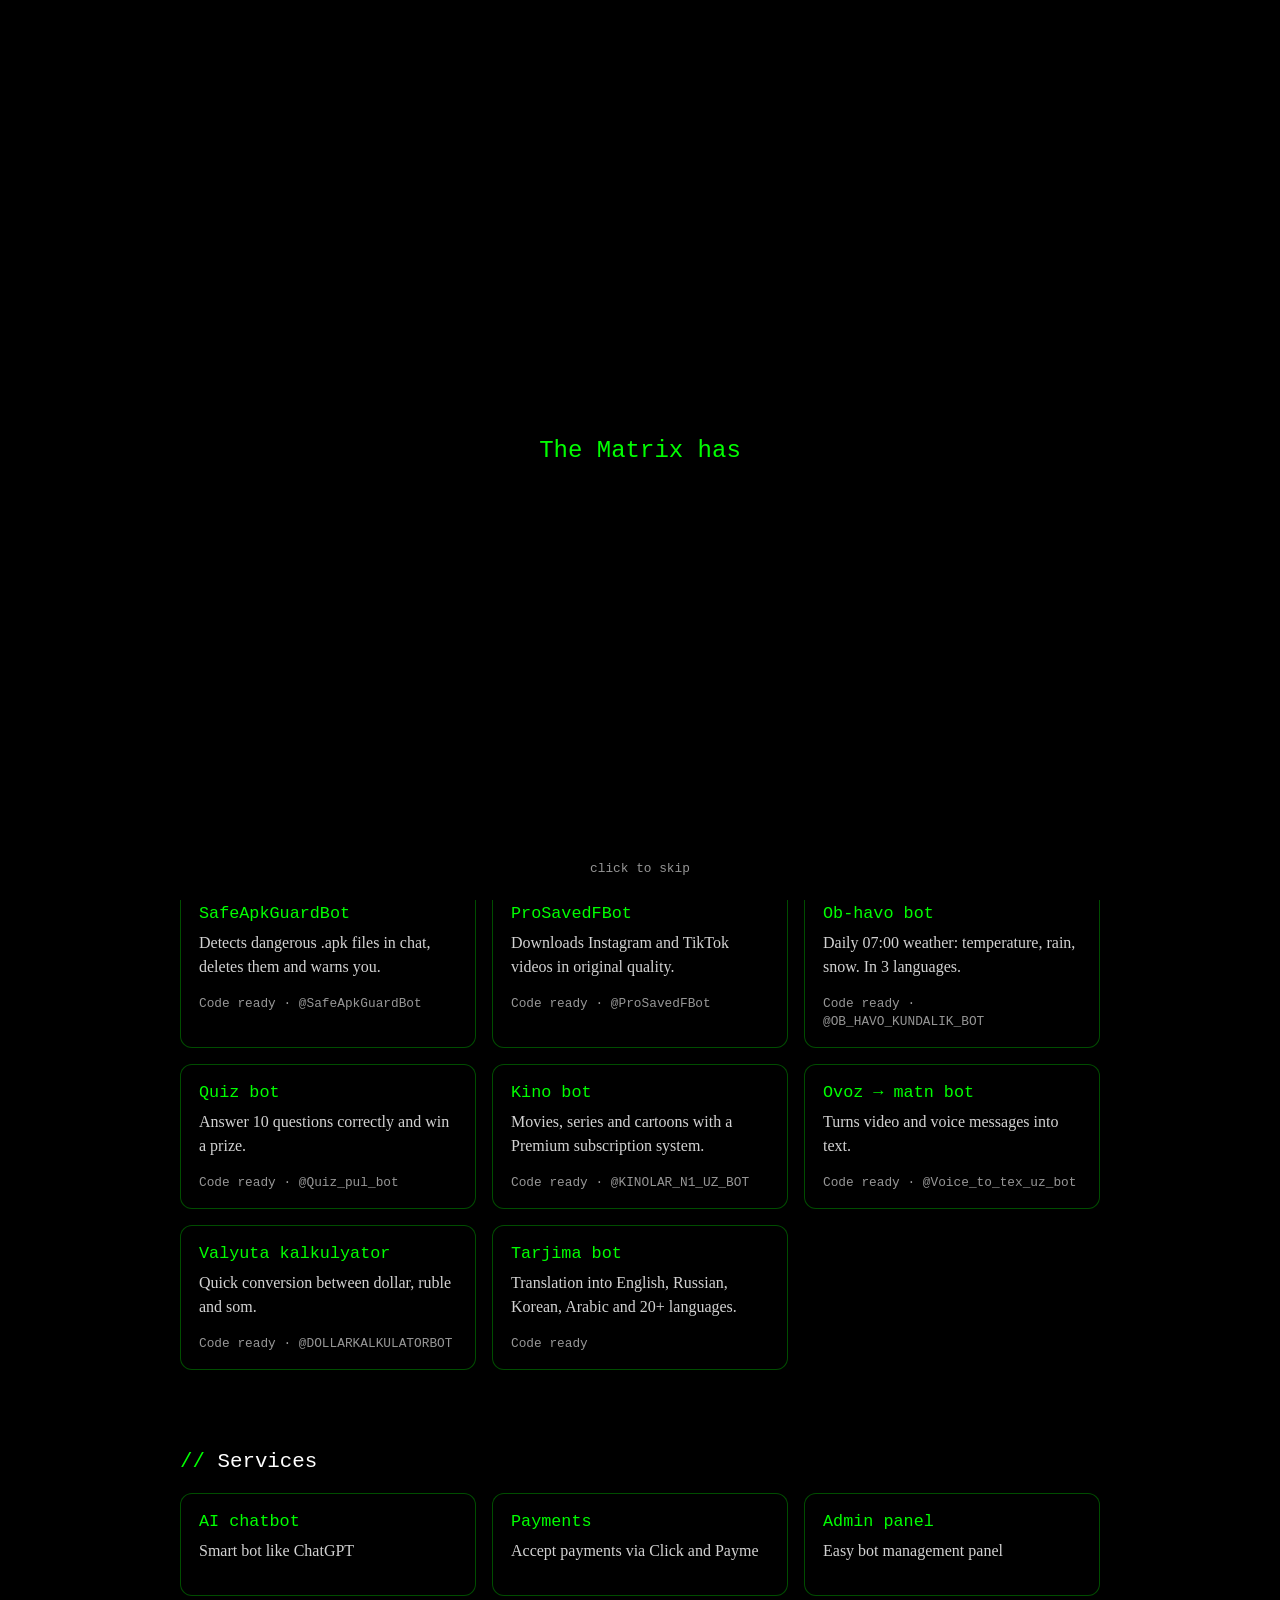
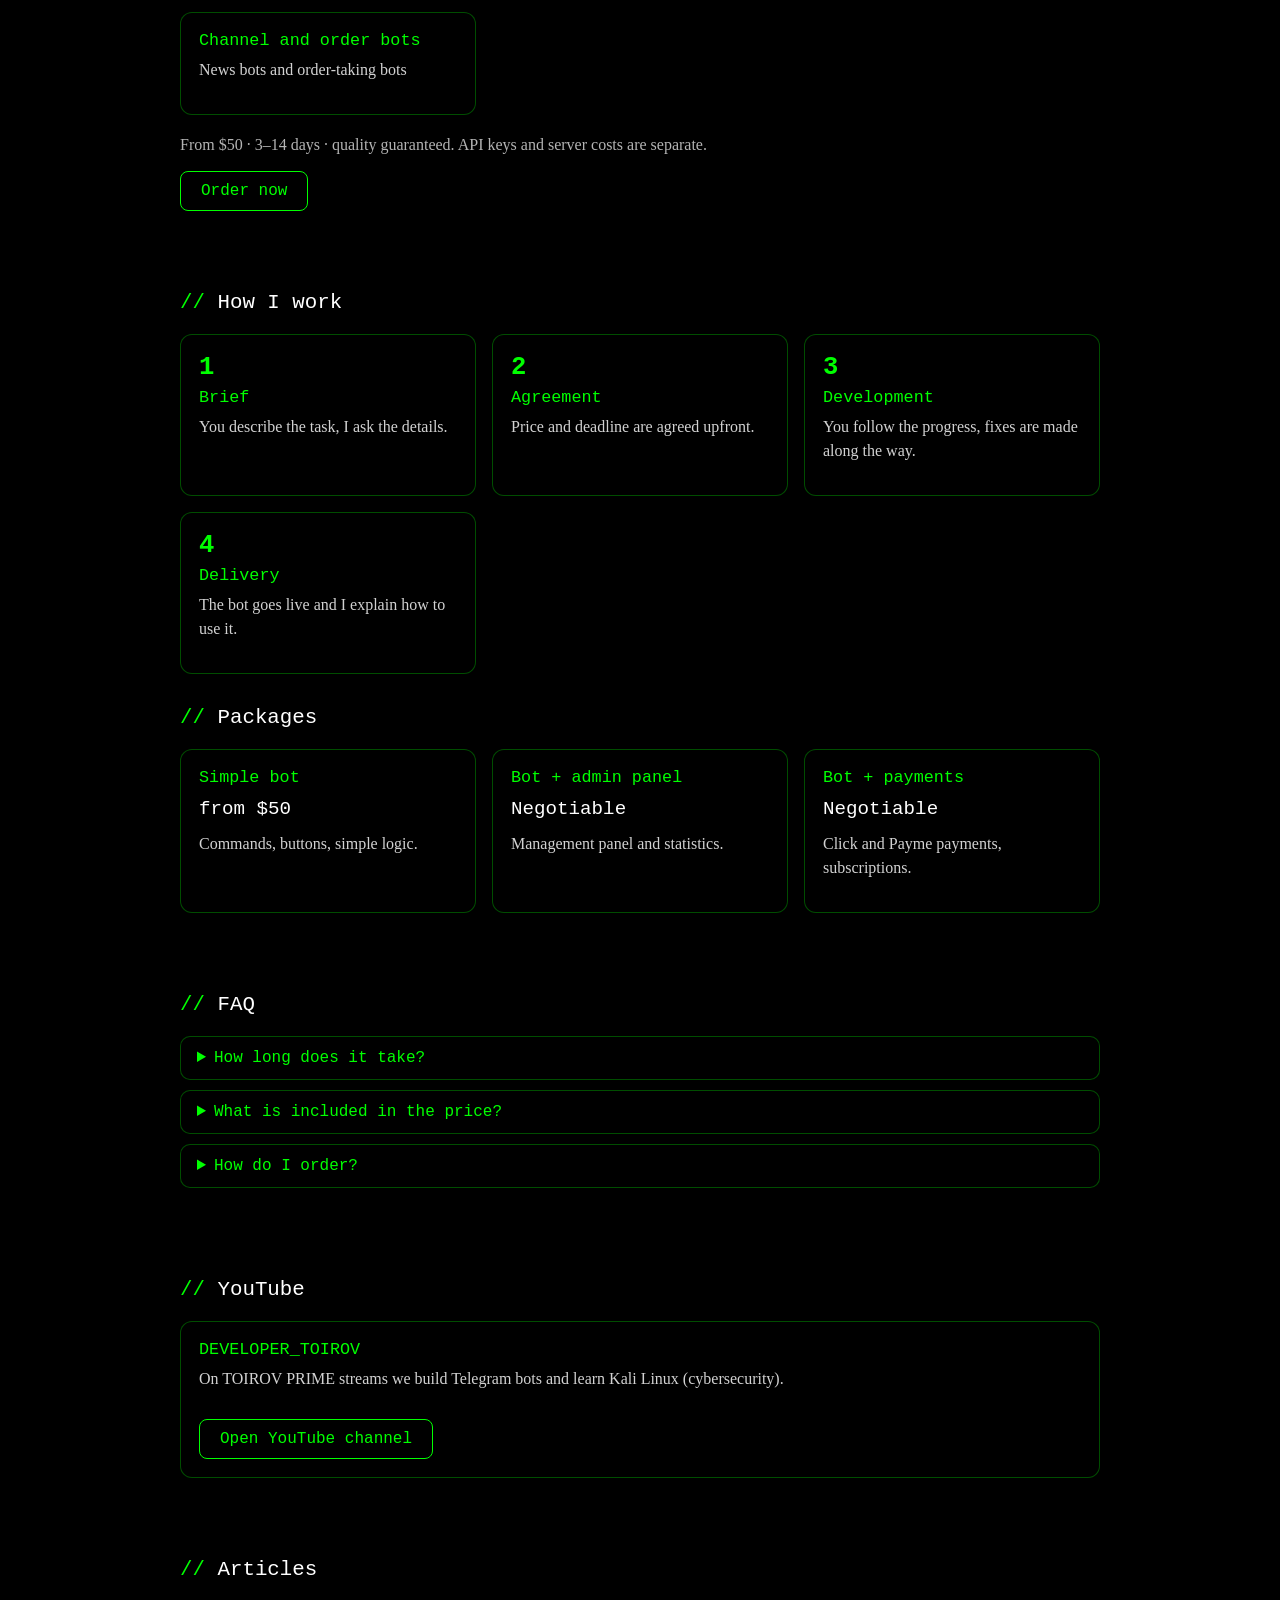
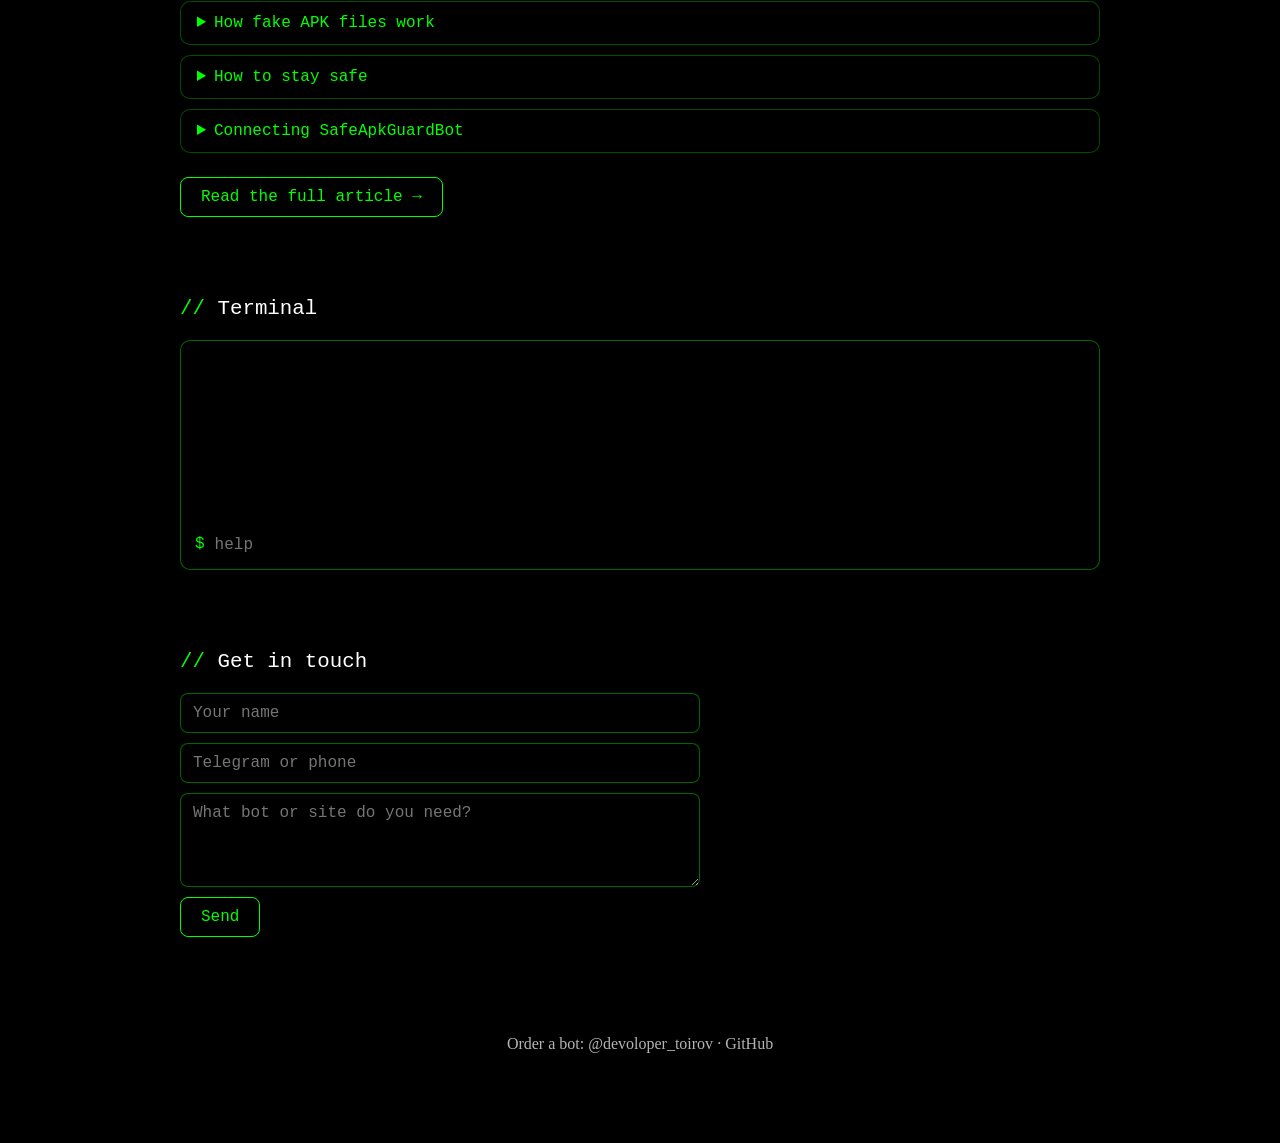
<file: index.html>
<!DOCTYPE html>
<html lang="uz">
<head>
    <meta charset="UTF-8">
    <meta name="viewport" content="width=device-width, initial-scale=1.0">
    <title>Toirov Diyorbek | Telegram bot dasturchi</title>
    <meta name="description" content="Full stack dasturchi: Telegram botlar, web saytlar va Telegram mini applar.">
    <meta property="og:title" content="Toirov Diyorbek | Portfolio">
    <meta property="og:description" content="Telegram botlar, web saytlar, mini applar">
    <meta property="og:image" content="https://devolopertoirov.github.io/portfolio/img.jpg">
    <meta property="og:url" content="https://devolopertoirov.github.io/portfolio/">
    <meta property="og:type" content="website">
    <meta name="twitter:card" content="summary_large_image">
    <meta name="theme-color" content="#000000">
    <link rel="canonical" href="https://devolopertoirov.github.io/portfolio/">
    <script type="application/ld+json">{"@context":"https://schema.org","@type":"Person","name":"Toirov Diyorbek","jobTitle":"Full stack dasturchi","url":"https://devolopertoirov.github.io/portfolio/","sameAs":["https://github.com/devolopertoirov","https://t.me/devoloper_toirov","https://www.youtube.com/@DEVELOPER_TOIROV"]}</script>
    <link rel="icon" href="data:image/svg+xml,<svg xmlns='http://www.w3.org/2000/svg' viewBox='0 0 100 100'><text y='.9em' font-size='90'>💻</text></svg>">
    <link rel="stylesheet" href="style.css">
    <!-- Statistika: Umami yoki Plausible ro'yxatdan o'tgach, ular bergan <script> ni shu yerga qo'ying -->
    <script src="content.js" defer></script>
    <script src="app.js" defer></script>
</head>
<body>
    <div id="intro"></div>
    <canvas id="matrixCanvas"></canvas>
    <div id="dot"></div><div id="ring"></div>
    <div class="lang"><button data-l="uz">UZ</button><button data-l="ru">RU</button><button data-l="en">EN</button></div>
    <button id="theme" title="Color">◐</button>

    <section class="hero">
        <h1 id="name" data-v="Toirov Diyorbek">Toirov Diyorbek</h1>
        <p class="sr">Full stack dasturchi: Telegram botlar, web saytlar va Telegram mini applar. $50 dan.</p>
        <img src="img.jpg" alt="Toirov Diyorbek" id="rasm">
        <h4 id="i"></h4>
        <div class="row">
            <div class="menu"><a class="btn" href="https://t.me/devoloper_toirov" target="_blank" rel="noopener" data-i="m1" data-track="hero_order"></a></div>
            <div class="menu"><a href="#projects" data-i="m2"></a></div>
            <div class="menu"><a href="https://github.com/devolopertoirov" target="_blank" rel="noopener">GitHub</a></div>
        </div>
        <div class="row stats">
            <div><b class="n" data-t="9">0</b><span data-i="s1"></span></div>
            <div><b class="n" data-t="20" data-s="+">0</b><span data-i="s2"></span></div>
            <div><b class="n" data-t="3">0</b><span data-i="s3"></span></div>
        </div>
    </section>

    <section><h2 data-i="h_sk"></h2><div class="tags" id="tags"></div></section>
    <section id="projects"><h2 data-i="h_pr"></h2><div class="grid" id="grid"></div></section>
    <section>
        <h2 data-i="h_sv"></h2><div class="grid" id="svc"></div>
        <p class="note" data-i="note"></p>
        <a class="btn" href="https://t.me/devoloper_toirov" target="_blank" rel="noopener" data-i="order" data-track="svc_order"></a>
    </section>
    <section>
        <h2 id="process" data-i="h_pc"></h2><div class="grid steps" id="proc"></div>
        <h2 data-i="h_pk" style="margin-top:32px"></h2><div class="grid" id="pkg"></div>
    </section>
    <section><h2 data-i="h_fq"></h2><div id="faq"></div></section>
    <section>
        <h2 data-i="h_yt"></h2>
        <div class="card yt"><h3>DEVELOPER_TOIROV</h3><p data-i="yt_d"></p>
            <a class="btn" href="https://www.youtube.com/@DEVELOPER_TOIROV" target="_blank" rel="noopener" data-i="yt_b"></a></div>
    </section>
    <section><h2 data-i="h_ar"></h2><div id="art"></div><a class="btn" href="soxta-apk.html" data-i="more"></a></section>
    <section>
        <h2 data-i="h_te"></h2>
        <div id="term"><div id="out"></div>
            <label>$ <input id="cmd" autocomplete="off" spellcheck="false" placeholder="help" aria-label="Command"></label></div>
    </section>
    <section>
        <h2 data-i="h_co"></h2>
        <form id="form">
            <input name="n" required maxlength="60" data-p="f_n">
            <input name="c" required maxlength="80" data-p="f_c">
            <textarea name="m" required maxlength="1000" rows="4" data-p="f_m"></textarea>
            <input name="w" tabindex="-1" autocomplete="off" class="sr" aria-hidden="true">
            <button class="btn" type="submit" data-i="f_s"></button>
            <p id="fstat" class="note"></p>
        </form>
    </section>
    <footer><span data-i="foot"></span> <a href="https://t.me/devoloper_toirov" target="_blank" rel="noopener">@devoloper_toirov</a> · <a href="https://github.com/devolopertoirov" target="_blank" rel="noopener">GitHub</a></footer>
    <a id="fab" class="btn" href="https://t.me/devoloper_toirov" target="_blank" rel="noopener" data-i="order" data-track="fab_order"></a>
</body>
</html>
</file>
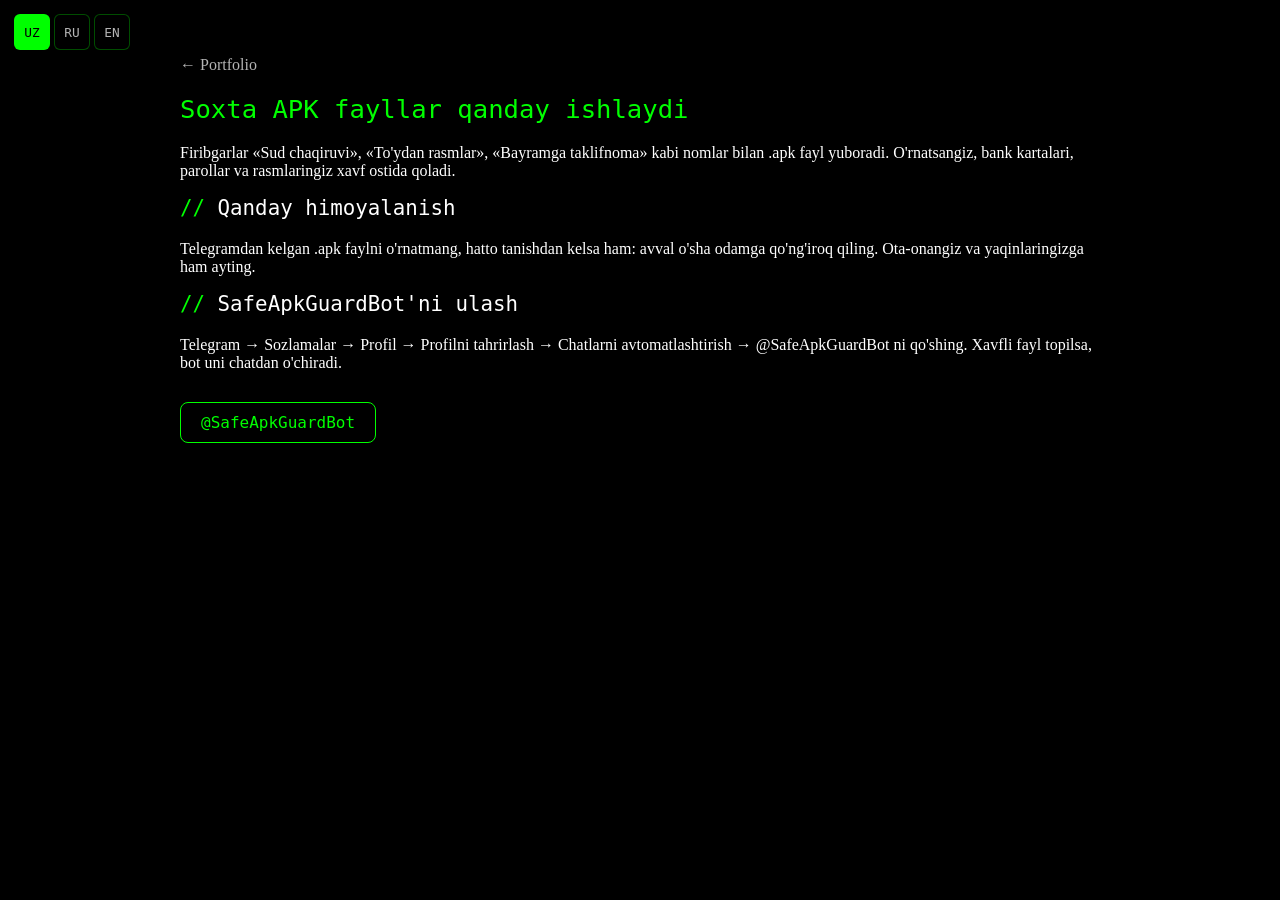
<file: soxta-apk.html>
<!DOCTYPE html>
<html lang="uz"><head><meta charset="UTF-8"><meta name="viewport" content="width=device-width, initial-scale=1.0">
<title>Soxta APK fayllar: qanday ishlaydi va qanday himoyalanish | Toirov Diyorbek</title>
<meta name="description" content="Telegramda tarqalayotgan soxta .apk fayllar qanday ishlaydi, o'zingizni va yaqinlaringizni qanday himoya qilish va SafeApkGuardBot'ni ulash yo'riqnomasi.">
<link rel="canonical" href="https://devolopertoirov.github.io/portfolio/soxta-apk.html">
<meta property="og:type" content="article"><meta property="og:title" content="Soxta APK fayllar: qanday ishlaydi va qanday himoyalanish"><meta property="og:url" content="https://devolopertoirov.github.io/portfolio/soxta-apk.html"><meta property="og:image" content="https://devolopertoirov.github.io/portfolio/img.jpg"><meta name="twitter:card" content="summary_large_image"><meta name="theme-color" content="#000000">
<link rel="stylesheet" href="style.css"><style>h1{font:1.6rem monospace;color:rgb(var(--c));margin:20px 0}</style>
<script src="content.js" defer></script></head>
<body>
<div class="lang"><button data-l="uz">UZ</button><button data-l="ru">RU</button><button data-l="en">EN</button></div>
<main><section>
<p><a href="./">← Portfolio</a></p>
<div id="b">
<h1>Soxta APK fayllar qanday ishlaydi</h1>
<p>Firibgarlar «Sud chaqiruvi», «To'ydan rasmlar», «Bayramga taklifnoma» kabi nomlar bilan .apk fayl yuboradi. O'rnatsangiz, bank kartalari, parollar va rasmlaringiz xavf ostida qoladi.</p>
<h2>Qanday himoyalanish</h2>
<p>Telegramdan kelgan .apk faylni o'rnatmang, hatto tanishdan kelsa ham: avval o'sha odamga qo'ng'iroq qiling. Ota-onangiz va yaqinlaringizga ham ayting.</p>
<h2>SafeApkGuardBot'ni ulash</h2>
<p>Telegram → Sozlamalar → Profil → Profilni tahrirlash → Chatlarni avtomatlashtirish → @SafeApkGuardBot ni qo'shing. Xavfli fayl topilsa, bot uni chatdan o'chiradi.</p>
</div>
<a class="btn" href="https://t.me/SafeApkGuardBot" target="_blank" rel="noopener">@SafeApkGuardBot</a>
</section></main>
<script>
addEventListener('load', () => {
  let l = 'uz'; try { l = localStorage.getItem('lang') || 'uz'; } catch (e) {}
  const bs = document.querySelectorAll('.lang button');
  function r() {
    const i = ['uz', 'ru', 'en'].indexOf(l); document.documentElement.lang = l;
    if (l !== 'uz') document.getElementById('b').innerHTML = SITE.ART.map((a, k) => { const h = k ? 'h2' : 'h1'; return `<${h}>${a[i][0]}</${h}><p>${a[i][1]}</p>`; }).join('');
    bs.forEach(b => b.classList.toggle('on', b.dataset.l === l));
  }
  bs.forEach(b => b.onclick = () => { l = b.dataset.l; try { localStorage.setItem('lang', l); } catch (e) {} if (l === 'uz') location.reload(); else r(); });
  r();
});
</script></body></html>
</file>
<file: style.css>
:root { --c: 0,255,0; }
html { background: #000; color: #fff; scroll-behavior: smooth; }
body { margin: 0; overflow-x: hidden; font-family: 'Times New Roman', Times, serif; }
@media (hover: hover) { * { cursor: none !important; } }
@media (hover: none) { #dot, #ring { display: none; } }

#matrixCanvas { position: fixed; inset: 0; width: 100%; height: 100%; z-index: -1; background: #000; }
#dot, #ring { position: fixed; top: 0; left: 0; pointer-events: none; z-index: 150; opacity: 0; border-radius: 50%; }
#dot { width: 6px; height: 6px; margin: -3px 0 0 -3px; background: rgb(var(--c)); }
#ring { width: 32px; height: 32px; margin: -16px 0 0 -16px; border: 1px solid rgba(var(--c), .7); }

#intro { position: fixed; inset: 0; z-index: 200; background: #000; display: flex; align-items: center; justify-content: center;
    font: 1.5rem monospace; color: rgb(var(--c)); transition: opacity .8s; padding: 20px; text-align: center; }
#intro.off { opacity: 0; pointer-events: none; }

#theme { position: fixed; top: 14px; right: 14px; z-index: 100; background: rgba(0,0,0,.6); color: rgb(var(--c));
    border: 1px solid rgba(var(--c), .5); border-radius: 50%; width: 38px; height: 38px; font-size: 1.1rem; }

section { max-width: 920px; margin: 0 auto; padding: 40px 18px; }
.hero { text-align: center; padding-top: 50px; }
h2 { font: 1.3rem monospace; color: #fff; margin: 0 0 20px; }
h2::before { content: '// '; color: rgb(var(--c)); }

#name { font-size: 2.2rem; margin: 10px 0; color: #fff; transition: color .5s ease; display: inline-block; }
#name:hover { color: rgb(var(--c)); }
#rasm { width: 220px; height: 220px; border-radius: 50%; object-fit: cover; user-select: none; display: block;
    margin: 20px auto; box-shadow: 0 0 20px rgba(var(--c), .25); }
#i { font-size: 1.4rem; margin: 10px 0; min-height: 40px; padding: 0 15px; }
.cursor { animation: blink .8s infinite; color: rgb(var(--c)); margin-left: 3px; }
@keyframes blink { 0%, 100% { opacity: 1; } 50% { opacity: 0; } }

a { text-decoration: none; color: rgb(180,180,180); transition: color .4s ease; }
.row { display: flex; justify-content: center; flex-wrap: wrap; gap: 10px 30px; margin-top: 30px; }
.menu { font-size: 1.2rem; }
.menu:hover a, footer a:hover { color: rgb(var(--c)); }
.stats div { display: flex; flex-direction: column; min-width: 90px; }
.stats b { font: 700 2rem monospace; color: rgb(var(--c)); }
.stats span { font-size: .95rem; color: rgb(180,180,180); }

.tags { display: flex; flex-wrap: wrap; gap: 10px; }
.tags span { border: 1px solid rgba(var(--c), .4); border-radius: 6px; padding: 6px 12px; font: .95rem monospace; background: rgba(0,0,0,.55); }

.grid { display: grid; grid-template-columns: repeat(auto-fill, minmax(260px, 1fr)); gap: 16px; }
.card { display: block; color: #fff; background: rgba(0,0,0,.65); border: 1px solid rgba(var(--c), .3); border-radius: 12px;
    padding: 18px; transition: transform .15s, box-shadow .3s, border-color .3s; }
.card:hover { border-color: rgb(var(--c)); box-shadow: 0 0 18px rgba(var(--c), .3); }
.card h3 { margin: 0 0 8px; font: 1.05rem monospace; color: rgb(var(--c)); }
.card p { margin: 0 0 14px; line-height: 1.5; color: rgb(210,210,210); }
.card small { font: .8rem monospace; color: rgb(150,150,150); }
.card small.live { color: rgb(var(--c)); }

#term { background: rgba(0,0,0,.8); border: 1px solid rgba(var(--c), .4); border-radius: 10px; padding: 14px; font: 1rem monospace; }
#out { height: 180px; overflow-y: auto; white-space: pre-wrap; color: rgb(200,200,200); }
#term label { display: flex; gap: 8px; color: rgb(var(--c)); }
#cmd { flex: 1; background: transparent; border: 0; outline: 0; color: #fff; font: inherit; font-size: 16px; }

footer { text-align: center; padding: 30px 15px 50px; color: rgb(180,180,180); }

@media (max-width: 600px) {
    #name { font-size: 1.8rem; }
    #rasm { width: 180px; height: 180px; }
    #i { font-size: 1.1rem; }
    .menu { font-size: 1rem; }
}
@media (prefers-reduced-motion: reduce) { .cursor { animation: none; } html { scroll-behavior: auto; } }

.lang { position: fixed; top: 14px; left: 14px; z-index: 100; display: flex; gap: 4px; }
.lang button { background: rgba(0,0,0,.6); color: rgb(180,180,180); border: 1px solid rgba(var(--c), .3); border-radius: 6px; padding: 6px 9px; font: .8rem monospace; }
.lang button.on { color: #000; background: rgb(var(--c)); }
.btn { display: inline-block; margin-top: 14px; padding: 10px 20px; border: 1px solid rgb(var(--c)); border-radius: 8px; color: rgb(var(--c)); background: rgba(0,0,0,.6); font: 1rem monospace; }
.btn:hover { background: rgb(var(--c)); color: #000; }
.note { color: rgb(180,180,180); margin: 18px 0 0; line-height: 1.5; }
details { background: rgba(0,0,0,.65); border: 1px solid rgba(var(--c), .3); border-radius: 10px; padding: 12px 16px; margin-bottom: 10px; }
summary { font: 1rem monospace; color: rgb(var(--c)); }
details p { line-height: 1.6; color: rgb(210,210,210); margin: 10px 0 0; }
form { display: grid; gap: 10px; max-width: 520px; }
form input, form textarea { background: rgba(0,0,0,.7); border: 1px solid rgba(var(--c), .4); border-radius: 8px; padding: 10px 12px; color: #fff; font: 16px monospace; outline: 0; }
form input:focus, form textarea:focus { border-color: rgb(var(--c)); }
form .btn { justify-self: start; margin-top: 0; }
:focus-visible { outline: 2px solid rgb(var(--c)); outline-offset: 2px; }

.sr { position: absolute; width: 1px; height: 1px; overflow: hidden; clip: rect(0 0 0 0); white-space: nowrap; }
h2[id] { scroll-margin-top: 20px; }
input, textarea { cursor: text !important; }
.menu .btn { margin: 0; }
.lang button { min-width: 36px; min-height: 36px; }
#fab { position: fixed; right: 14px; bottom: 14px; z-index: 90; margin: 0; opacity: 0; pointer-events: none; transition: opacity .3s; }
#fab.show { opacity: 1; pointer-events: auto; }
.steps { counter-reset: s; }
.steps .card::before { counter-increment: s; content: counter(s); display: block; margin-bottom: 6px; font: 700 1.6rem monospace; color: rgb(var(--c)); }
.price { font: 1.2rem monospace; color: #fff !important; margin: 0 0 8px !important; }
#intro small { position: absolute; bottom: 24px; font: .8rem monospace; color: rgb(150,150,150); }
</file>
